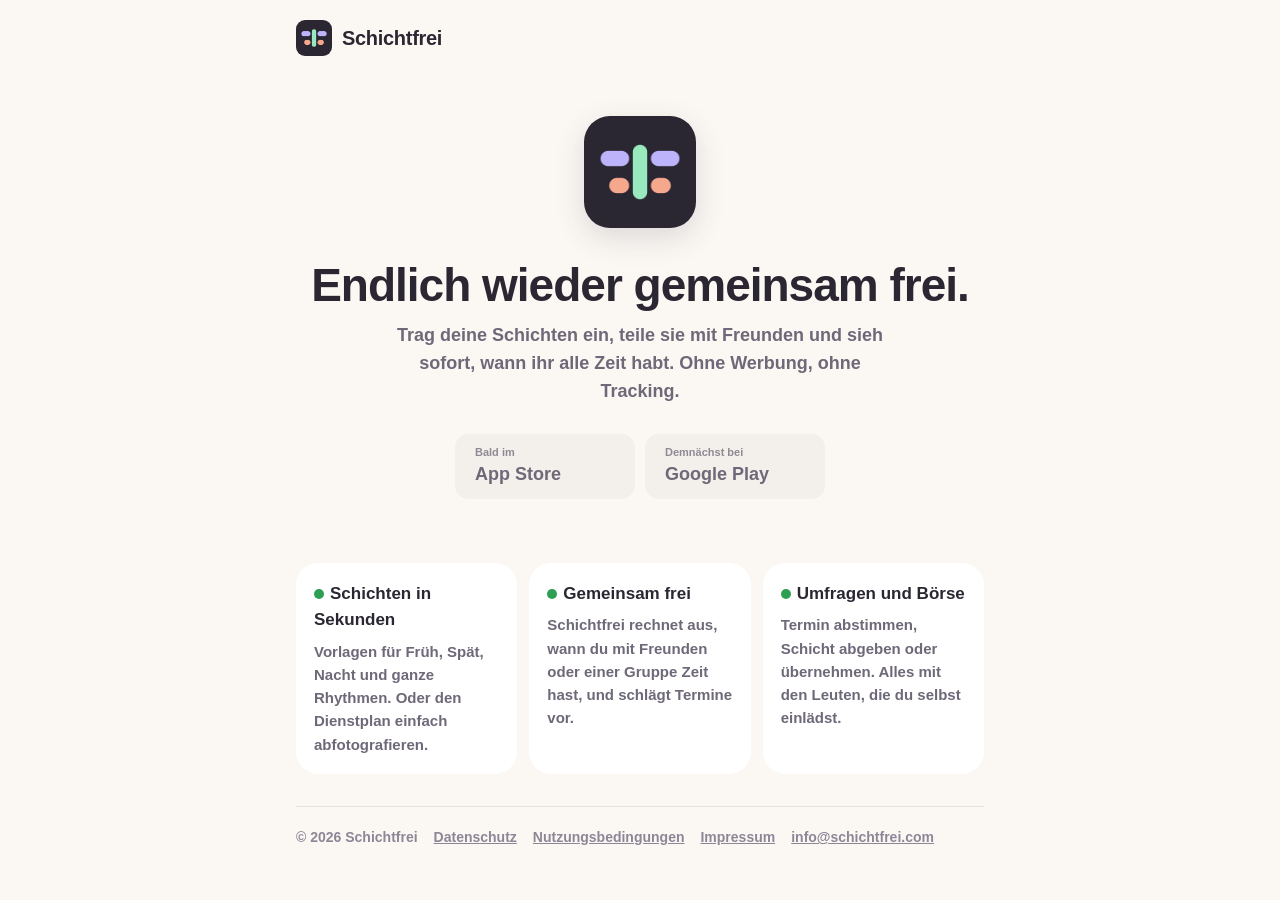
<file: index.html>
<!doctype html>
<html lang="de">
<head>
  <meta charset="utf-8">
  <meta name="viewport" content="width=device-width, initial-scale=1">
  <title>Schichtfrei – gemeinsame freie Zeit trotz Schichtdienst</title>
  <meta name="description" content="Schichtfrei zeigt dir auf einen Blick, wann du und deine Freunde trotz Schichtdienst gemeinsam frei habt.">
  <link rel="icon" href="icon.png">
  <link rel="apple-touch-icon" href="apple-touch-icon.png">
  <link rel="stylesheet" href="style.css">
</head>
<body>
  <div class="wrap">
    <header class="top">
      <a class="brand" href="./"><img src="icon.png" alt=""><span>Schichtfrei</span></a>
    </header>

    <main>
      <section class="hero">
        <img src="icon.png" alt="Schichtfrei App-Symbol">
        <h1>Endlich wieder gemeinsam frei.</h1>
        <p>Trag deine Schichten ein, teile sie mit Freunden und sieh sofort, wann ihr alle Zeit habt. Ohne Werbung, ohne Tracking.</p>
        <div class="stores">
          <!-- Replace href="#" with the App Store link once the app is live, and drop the "soon" class. -->
          <a class="store soon" href="#" aria-disabled="true"><small>Bald im</small><b>App Store</b></a>
          <span class="store soon"><small>Demnächst bei</small><b>Google Play</b></span>
        </div>
      </section>

      <section class="features">
        <div class="feature">
          <h3><span class="dot"></span>Schichten in Sekunden</h3>
          <p>Vorlagen für Früh, Spät, Nacht und ganze Rhythmen. Oder den Dienstplan einfach abfotografieren.</p>
        </div>
        <div class="feature">
          <h3><span class="dot"></span>Gemeinsam frei</h3>
          <p>Schichtfrei rechnet aus, wann du mit Freunden oder einer Gruppe Zeit hast, und schlägt Termine vor.</p>
        </div>
        <div class="feature">
          <h3><span class="dot"></span>Umfragen und Börse</h3>
          <p>Termin abstimmen, Schicht abgeben oder übernehmen. Alles mit den Leuten, die du selbst einlädst.</p>
        </div>
      </section>
    </main>

    <footer>
      <span>© 2026 Schichtfrei</span>
      <a href="datenschutz.html">Datenschutz</a>
      <a href="nutzungsbedingungen.html">Nutzungsbedingungen</a>
      <a href="impressum.html">Impressum</a>
      <a href="mailto:info@schichtfrei.com">info@schichtfrei.com</a>
    </footer>
  </div>
</body>
</html>
</file>
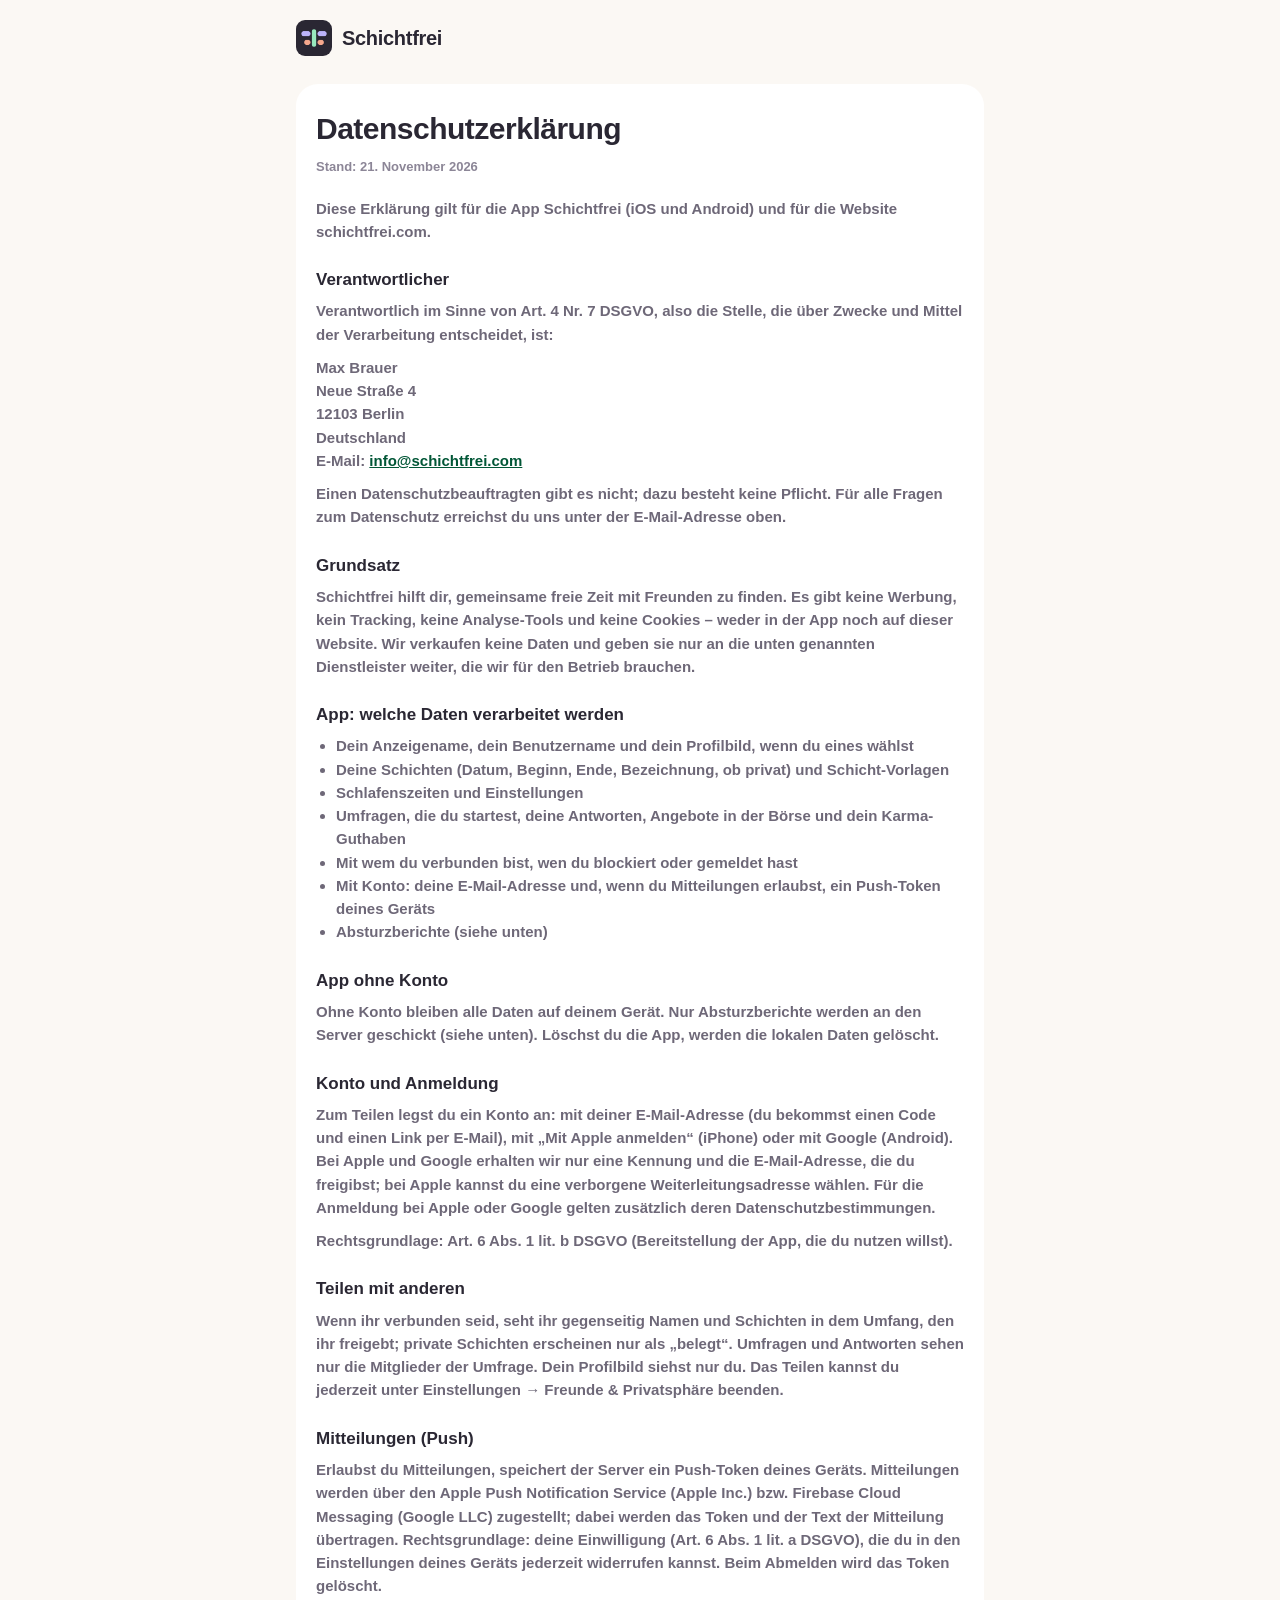
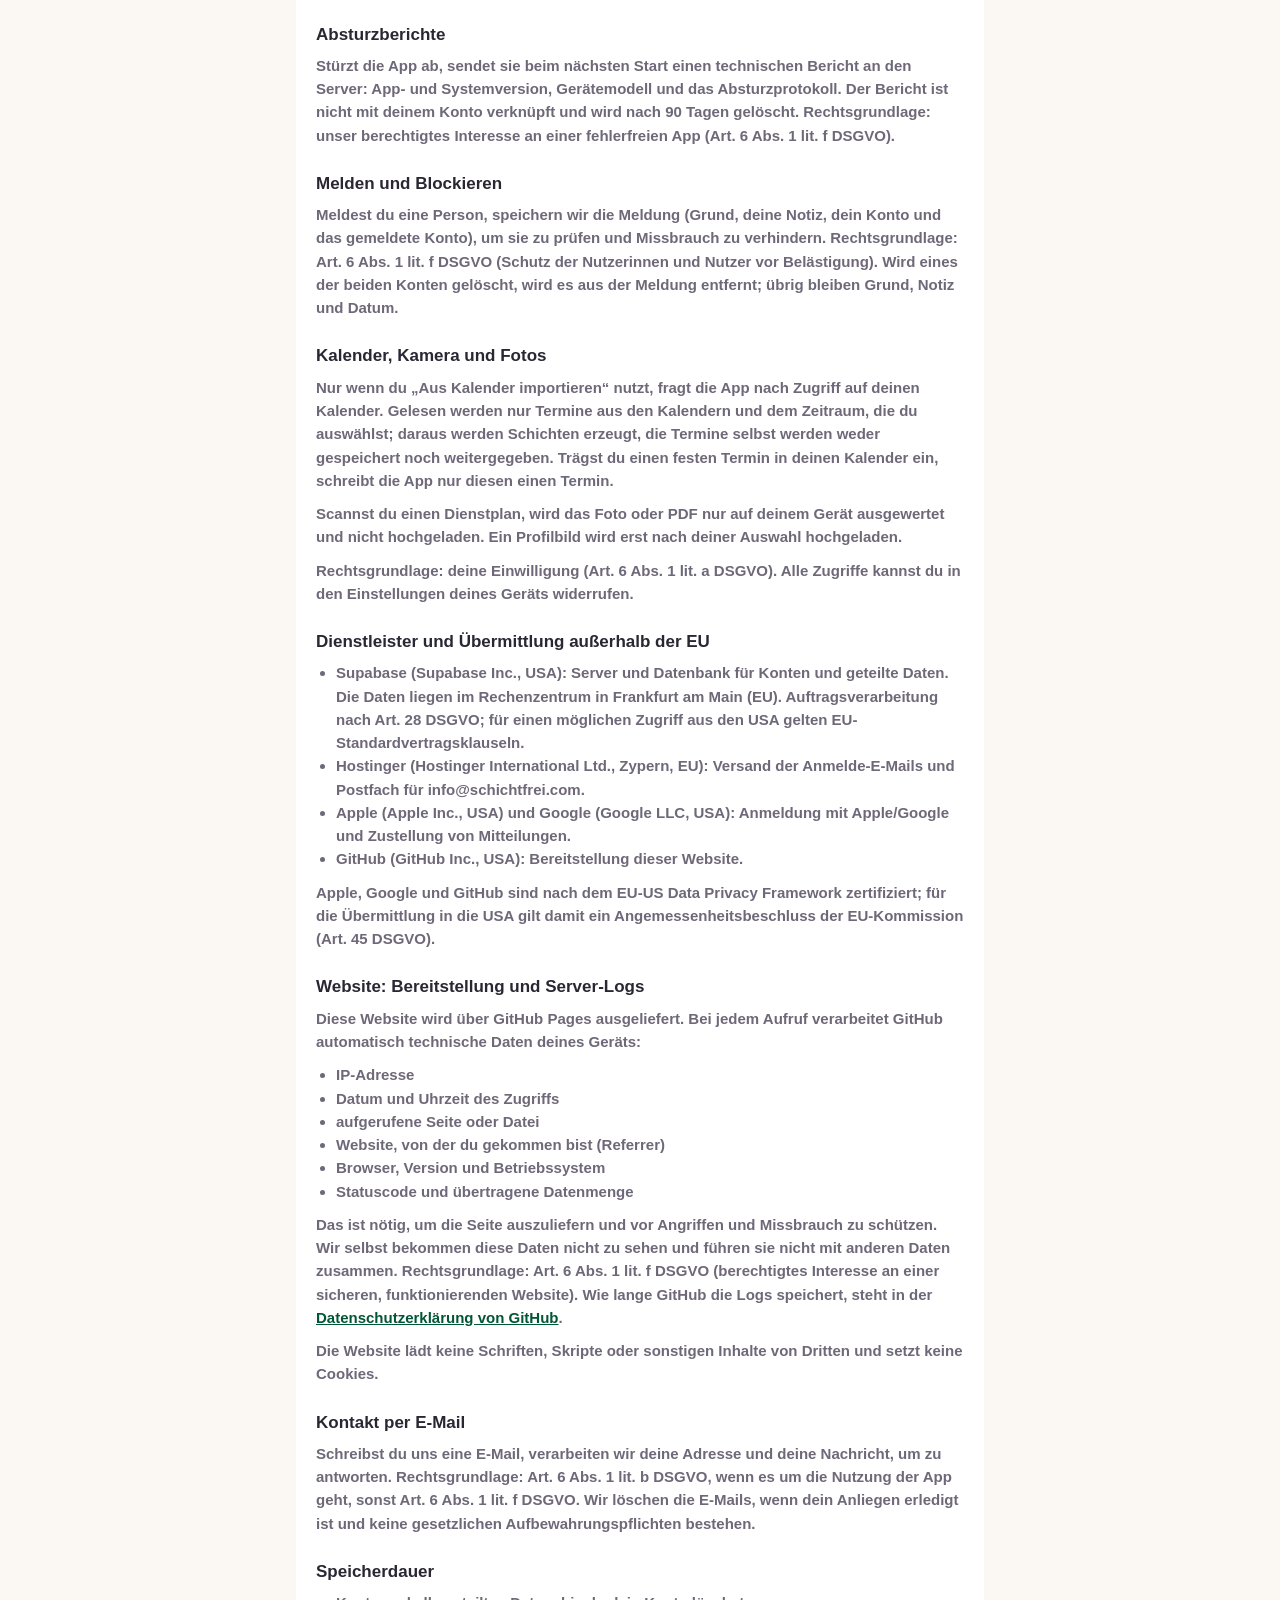
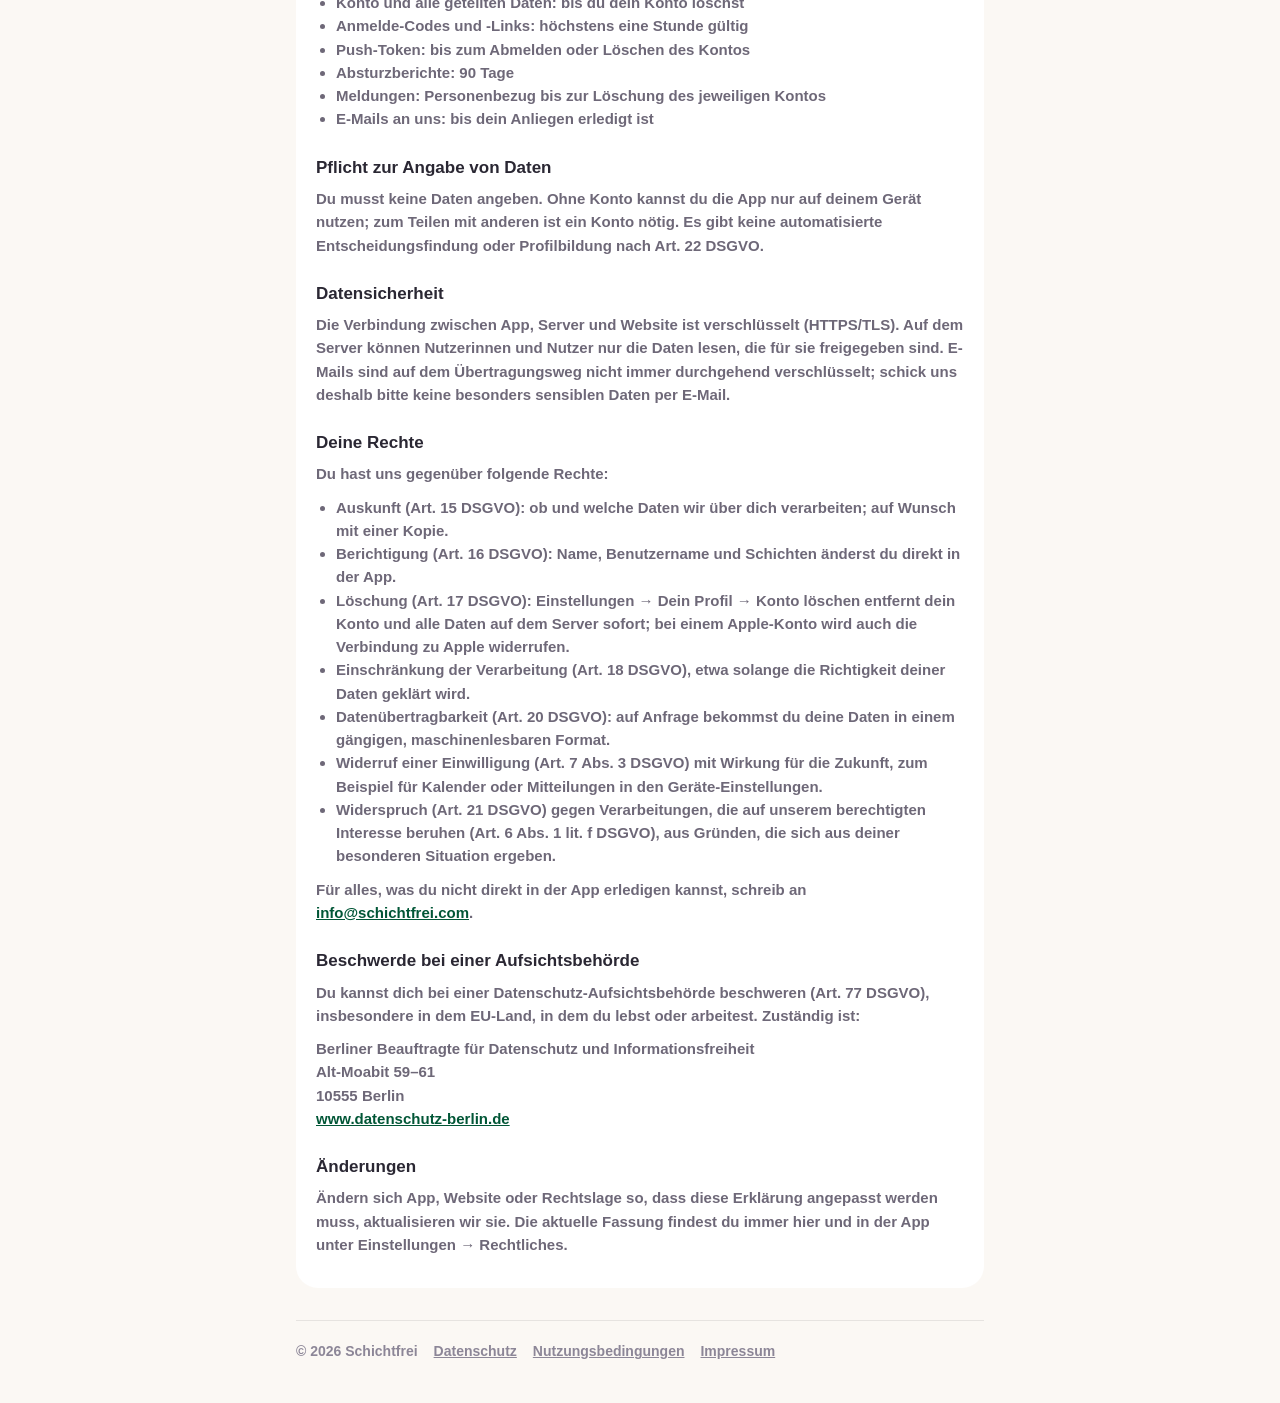
<file: datenschutz.html>
<!doctype html>
<html lang="de">
<head>
  <meta charset="utf-8">
  <meta name="viewport" content="width=device-width, initial-scale=1">
  <title>Datenschutz – Schichtfrei</title>
  <link rel="icon" href="icon.png">
  <link rel="apple-touch-icon" href="apple-touch-icon.png">
  <link rel="stylesheet" href="style.css">
</head>
<body>
  <div class="wrap">
    <header class="top">
      <a class="brand" href="./"><img src="icon.png" alt=""><span>Schichtfrei</span></a>
    </header>

    <main class="doc">
      <h1>Datenschutzerklärung</h1>
      <p class="updated">Stand: 21. November 2026</p>

      <p>Diese Erklärung gilt für die App Schichtfrei (iOS und Android) und für die Website schichtfrei.com.</p>

      <h2>Verantwortlicher</h2>
      <p>Verantwortlich im Sinne von Art. 4 Nr. 7 DSGVO, also die Stelle, die über Zwecke und Mittel der Verarbeitung entscheidet, ist:</p>
      <p>
        Max Brauer<br>
        Neue Straße 4<br>
        12103 Berlin<br>
        Deutschland<br>
        E-Mail: <a href="mailto:info@schichtfrei.com">info@schichtfrei.com</a>
      </p>
      <p>Einen Datenschutzbeauftragten gibt es nicht; dazu besteht keine Pflicht. Für alle Fragen zum Datenschutz erreichst du uns unter der E-Mail-Adresse oben.</p>

      <h2>Grundsatz</h2>
      <p>Schichtfrei hilft dir, gemeinsame freie Zeit mit Freunden zu finden. Es gibt keine Werbung, kein Tracking, keine Analyse-Tools und keine Cookies – weder in der App noch auf dieser Website. Wir verkaufen keine Daten und geben sie nur an die unten genannten Dienstleister weiter, die wir für den Betrieb brauchen.</p>

      <h2>App: welche Daten verarbeitet werden</h2>
      <ul>
        <li>Dein Anzeigename, dein Benutzername und dein Profilbild, wenn du eines wählst</li>
        <li>Deine Schichten (Datum, Beginn, Ende, Bezeichnung, ob privat) und Schicht-Vorlagen</li>
        <li>Schlafenszeiten und Einstellungen</li>
        <li>Umfragen, die du startest, deine Antworten, Angebote in der Börse und dein Karma-Guthaben</li>
        <li>Mit wem du verbunden bist, wen du blockiert oder gemeldet hast</li>
        <li>Mit Konto: deine E-Mail-Adresse und, wenn du Mitteilungen erlaubst, ein Push-Token deines Geräts</li>
        <li>Absturzberichte (siehe unten)</li>
      </ul>

      <h2>App ohne Konto</h2>
      <p>Ohne Konto bleiben alle Daten auf deinem Gerät. Nur Absturzberichte werden an den Server geschickt (siehe unten). Löschst du die App, werden die lokalen Daten gelöscht.</p>

      <h2>Konto und Anmeldung</h2>
      <p>Zum Teilen legst du ein Konto an: mit deiner E-Mail-Adresse (du bekommst einen Code und einen Link per E-Mail), mit „Mit Apple anmelden“ (iPhone) oder mit Google (Android). Bei Apple und Google erhalten wir nur eine Kennung und die E-Mail-Adresse, die du freigibst; bei Apple kannst du eine verborgene Weiterleitungsadresse wählen. Für die Anmeldung bei Apple oder Google gelten zusätzlich deren Datenschutzbestimmungen.</p>
      <p>Rechtsgrundlage: Art. 6 Abs. 1 lit. b DSGVO (Bereitstellung der App, die du nutzen willst).</p>

      <h2>Teilen mit anderen</h2>
      <p>Wenn ihr verbunden seid, seht ihr gegenseitig Namen und Schichten in dem Umfang, den ihr freigebt; private Schichten erscheinen nur als „belegt“. Umfragen und Antworten sehen nur die Mitglieder der Umfrage. Dein Profilbild siehst nur du. Das Teilen kannst du jederzeit unter Einstellungen → Freunde &amp; Privatsphäre beenden.</p>

      <h2>Mitteilungen (Push)</h2>
      <p>Erlaubst du Mitteilungen, speichert der Server ein Push-Token deines Geräts. Mitteilungen werden über den Apple Push Notification Service (Apple Inc.) bzw. Firebase Cloud Messaging (Google LLC) zugestellt; dabei werden das Token und der Text der Mitteilung übertragen. Rechtsgrundlage: deine Einwilligung (Art. 6 Abs. 1 lit. a DSGVO), die du in den Einstellungen deines Geräts jederzeit widerrufen kannst. Beim Abmelden wird das Token gelöscht.</p>

      <h2>Absturzberichte</h2>
      <p>Stürzt die App ab, sendet sie beim nächsten Start einen technischen Bericht an den Server: App- und Systemversion, Gerätemodell und das Absturzprotokoll. Der Bericht ist nicht mit deinem Konto verknüpft und wird nach 90 Tagen gelöscht. Rechtsgrundlage: unser berechtigtes Interesse an einer fehlerfreien App (Art. 6 Abs. 1 lit. f DSGVO).</p>

      <h2>Melden und Blockieren</h2>
      <p>Meldest du eine Person, speichern wir die Meldung (Grund, deine Notiz, dein Konto und das gemeldete Konto), um sie zu prüfen und Missbrauch zu verhindern. Rechtsgrundlage: Art. 6 Abs. 1 lit. f DSGVO (Schutz der Nutzerinnen und Nutzer vor Belästigung). Wird eines der beiden Konten gelöscht, wird es aus der Meldung entfernt; übrig bleiben Grund, Notiz und Datum.</p>

      <h2>Kalender, Kamera und Fotos</h2>
      <p>Nur wenn du „Aus Kalender importieren“ nutzt, fragt die App nach Zugriff auf deinen Kalender. Gelesen werden nur Termine aus den Kalendern und dem Zeitraum, die du auswählst; daraus werden Schichten erzeugt, die Termine selbst werden weder gespeichert noch weitergegeben. Trägst du einen festen Termin in deinen Kalender ein, schreibt die App nur diesen einen Termin.</p>
      <p>Scannst du einen Dienstplan, wird das Foto oder PDF nur auf deinem Gerät ausgewertet und nicht hochgeladen. Ein Profilbild wird erst nach deiner Auswahl hochgeladen.</p>
      <p>Rechtsgrundlage: deine Einwilligung (Art. 6 Abs. 1 lit. a DSGVO). Alle Zugriffe kannst du in den Einstellungen deines Geräts widerrufen.</p>

      <h2>Dienstleister und Übermittlung außerhalb der EU</h2>
      <ul>
        <li><b>Supabase</b> (Supabase Inc., USA): Server und Datenbank für Konten und geteilte Daten. Die Daten liegen im Rechenzentrum in Frankfurt am Main (EU). Auftragsverarbeitung nach Art. 28 DSGVO; für einen möglichen Zugriff aus den USA gelten EU-Standardvertragsklauseln.</li>
        <li><b>Hostinger</b> (Hostinger International Ltd., Zypern, EU): Versand der Anmelde-E-Mails und Postfach für info@schichtfrei.com.</li>
        <li><b>Apple</b> (Apple Inc., USA) und <b>Google</b> (Google LLC, USA): Anmeldung mit Apple/Google und Zustellung von Mitteilungen.</li>
        <li><b>GitHub</b> (GitHub Inc., USA): Bereitstellung dieser Website.</li>
      </ul>
      <p>Apple, Google und GitHub sind nach dem EU-US Data Privacy Framework zertifiziert; für die Übermittlung in die USA gilt damit ein Angemessenheitsbeschluss der EU-Kommission (Art. 45 DSGVO).</p>

      <h2>Website: Bereitstellung und Server-Logs</h2>
      <p>Diese Website wird über GitHub Pages ausgeliefert. Bei jedem Aufruf verarbeitet GitHub automatisch technische Daten deines Geräts:</p>
      <ul>
        <li>IP-Adresse</li>
        <li>Datum und Uhrzeit des Zugriffs</li>
        <li>aufgerufene Seite oder Datei</li>
        <li>Website, von der du gekommen bist (Referrer)</li>
        <li>Browser, Version und Betriebssystem</li>
        <li>Statuscode und übertragene Datenmenge</li>
      </ul>
      <p>Das ist nötig, um die Seite auszuliefern und vor Angriffen und Missbrauch zu schützen. Wir selbst bekommen diese Daten nicht zu sehen und führen sie nicht mit anderen Daten zusammen. Rechtsgrundlage: Art. 6 Abs. 1 lit. f DSGVO (berechtigtes Interesse an einer sicheren, funktionierenden Website). Wie lange GitHub die Logs speichert, steht in der <a href="https://docs.github.com/site-policy/privacy-policies/github-general-privacy-statement" rel="noopener">Datenschutzerklärung von GitHub</a>.</p>
      <p>Die Website lädt keine Schriften, Skripte oder sonstigen Inhalte von Dritten und setzt keine Cookies.</p>

      <h2>Kontakt per E-Mail</h2>
      <p>Schreibst du uns eine E-Mail, verarbeiten wir deine Adresse und deine Nachricht, um zu antworten. Rechtsgrundlage: Art. 6 Abs. 1 lit. b DSGVO, wenn es um die Nutzung der App geht, sonst Art. 6 Abs. 1 lit. f DSGVO. Wir löschen die E-Mails, wenn dein Anliegen erledigt ist und keine gesetzlichen Aufbewahrungspflichten bestehen.</p>

      <h2>Speicherdauer</h2>
      <ul>
        <li>Konto und alle geteilten Daten: bis du dein Konto löschst</li>
        <li>Anmelde-Codes und -Links: höchstens eine Stunde gültig</li>
        <li>Push-Token: bis zum Abmelden oder Löschen des Kontos</li>
        <li>Absturzberichte: 90 Tage</li>
        <li>Meldungen: Personenbezug bis zur Löschung des jeweiligen Kontos</li>
        <li>E-Mails an uns: bis dein Anliegen erledigt ist</li>
      </ul>

      <h2>Pflicht zur Angabe von Daten</h2>
      <p>Du musst keine Daten angeben. Ohne Konto kannst du die App nur auf deinem Gerät nutzen; zum Teilen mit anderen ist ein Konto nötig. Es gibt keine automatisierte Entscheidungsfindung oder Profilbildung nach Art. 22 DSGVO.</p>

      <h2>Datensicherheit</h2>
      <p>Die Verbindung zwischen App, Server und Website ist verschlüsselt (HTTPS/TLS). Auf dem Server können Nutzerinnen und Nutzer nur die Daten lesen, die für sie freigegeben sind. E-Mails sind auf dem Übertragungsweg nicht immer durchgehend verschlüsselt; schick uns deshalb bitte keine besonders sensiblen Daten per E-Mail.</p>

      <h2>Deine Rechte</h2>
      <p>Du hast uns gegenüber folgende Rechte:</p>
      <ul>
        <li><b>Auskunft</b> (Art. 15 DSGVO): ob und welche Daten wir über dich verarbeiten; auf Wunsch mit einer Kopie.</li>
        <li><b>Berichtigung</b> (Art. 16 DSGVO): Name, Benutzername und Schichten änderst du direkt in der App.</li>
        <li><b>Löschung</b> (Art. 17 DSGVO): Einstellungen → Dein Profil → Konto löschen entfernt dein Konto und alle Daten auf dem Server sofort; bei einem Apple-Konto wird auch die Verbindung zu Apple widerrufen.</li>
        <li><b>Einschränkung der Verarbeitung</b> (Art. 18 DSGVO), etwa solange die Richtigkeit deiner Daten geklärt wird.</li>
        <li><b>Datenübertragbarkeit</b> (Art. 20 DSGVO): auf Anfrage bekommst du deine Daten in einem gängigen, maschinenlesbaren Format.</li>
        <li><b>Widerruf einer Einwilligung</b> (Art. 7 Abs. 3 DSGVO) mit Wirkung für die Zukunft, zum Beispiel für Kalender oder Mitteilungen in den Geräte-Einstellungen.</li>
        <li><b>Widerspruch</b> (Art. 21 DSGVO) gegen Verarbeitungen, die auf unserem berechtigten Interesse beruhen (Art. 6 Abs. 1 lit. f DSGVO), aus Gründen, die sich aus deiner besonderen Situation ergeben.</li>
      </ul>
      <p>Für alles, was du nicht direkt in der App erledigen kannst, schreib an <a href="mailto:info@schichtfrei.com">info@schichtfrei.com</a>.</p>

      <h2>Beschwerde bei einer Aufsichtsbehörde</h2>
      <p>Du kannst dich bei einer Datenschutz-Aufsichtsbehörde beschweren (Art. 77 DSGVO), insbesondere in dem EU-Land, in dem du lebst oder arbeitest. Zuständig ist:</p>
      <p>Berliner Beauftragte für Datenschutz und Informationsfreiheit<br>
        Alt-Moabit 59–61<br>
        10555 Berlin<br>
        <a href="https://www.datenschutz-berlin.de" rel="noopener">www.datenschutz-berlin.de</a></p>

      <h2>Änderungen</h2>
      <p>Ändern sich App, Website oder Rechtslage so, dass diese Erklärung angepasst werden muss, aktualisieren wir sie. Die aktuelle Fassung findest du immer hier und in der App unter Einstellungen → Rechtliches.</p>
    </main>

    <footer>
      <span>© 2026 Schichtfrei</span>
      <a href="datenschutz.html">Datenschutz</a>
      <a href="nutzungsbedingungen.html">Nutzungsbedingungen</a>
      <a href="impressum.html">Impressum</a>
    </footer>
  </div>
</body>
</html>
</file>
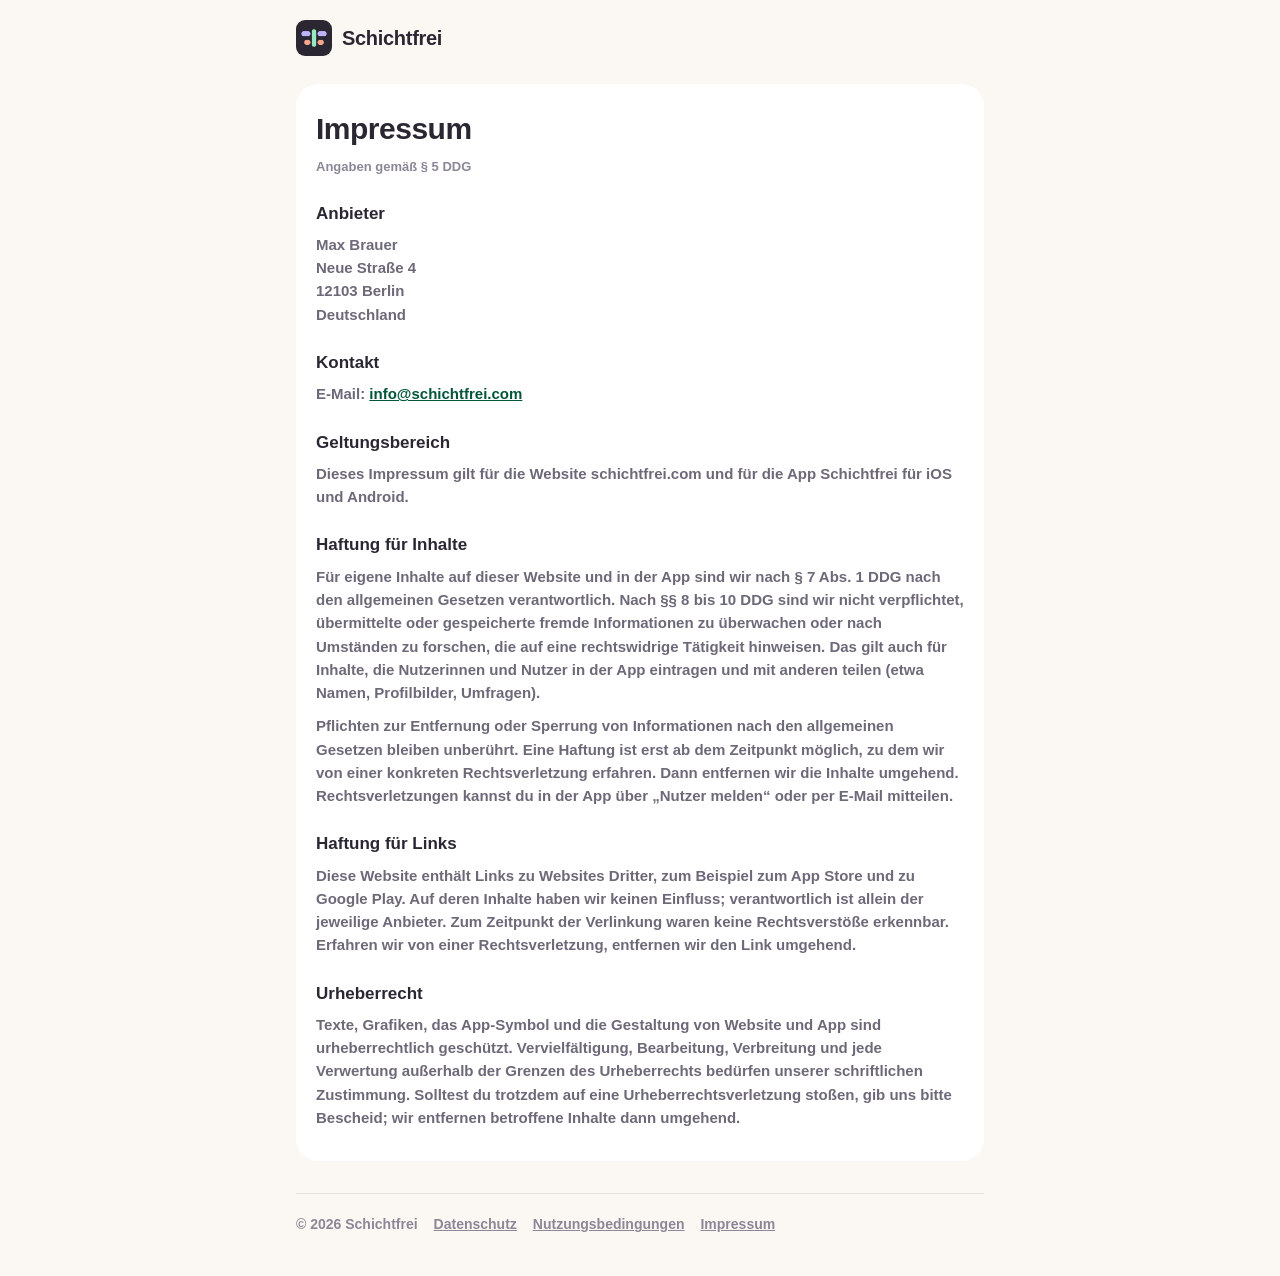
<file: impressum.html>
<!doctype html>
<html lang="de">
<head>
  <meta charset="utf-8">
  <meta name="viewport" content="width=device-width, initial-scale=1">
  <title>Impressum – Schichtfrei</title>
  <link rel="icon" href="icon.png">
  <link rel="apple-touch-icon" href="apple-touch-icon.png">
  <link rel="stylesheet" href="style.css">
</head>
<body>
  <div class="wrap">
    <header class="top">
      <a class="brand" href="./"><img src="icon.png" alt=""><span>Schichtfrei</span></a>
    </header>

    <main class="doc">
      <h1>Impressum</h1>
      <p class="updated">Angaben gemäß § 5 DDG</p>

      <h2>Anbieter</h2>
      <p>
        Max Brauer<br>
        Neue Straße 4<br>
        12103 Berlin<br>
        Deutschland
      </p>

      <h2>Kontakt</h2>
      <p>
        E-Mail: <a href="mailto:info@schichtfrei.com">info@schichtfrei.com</a>
      </p>

      <h2>Geltungsbereich</h2>
      <p>Dieses Impressum gilt für die Website schichtfrei.com und für die App Schichtfrei für iOS und Android.</p>

      <h2>Haftung für Inhalte</h2>
      <p>Für eigene Inhalte auf dieser Website und in der App sind wir nach § 7 Abs. 1 DDG nach den allgemeinen Gesetzen verantwortlich. Nach §§ 8 bis 10 DDG sind wir nicht verpflichtet, übermittelte oder gespeicherte fremde Informationen zu überwachen oder nach Umständen zu forschen, die auf eine rechtswidrige Tätigkeit hinweisen. Das gilt auch für Inhalte, die Nutzerinnen und Nutzer in der App eintragen und mit anderen teilen (etwa Namen, Profilbilder, Umfragen).</p>
      <p>Pflichten zur Entfernung oder Sperrung von Informationen nach den allgemeinen Gesetzen bleiben unberührt. Eine Haftung ist erst ab dem Zeitpunkt möglich, zu dem wir von einer konkreten Rechtsverletzung erfahren. Dann entfernen wir die Inhalte umgehend. Rechtsverletzungen kannst du in der App über „Nutzer melden“ oder per E-Mail mitteilen.</p>

      <h2>Haftung für Links</h2>
      <p>Diese Website enthält Links zu Websites Dritter, zum Beispiel zum App Store und zu Google Play. Auf deren Inhalte haben wir keinen Einfluss; verantwortlich ist allein der jeweilige Anbieter. Zum Zeitpunkt der Verlinkung waren keine Rechtsverstöße erkennbar. Erfahren wir von einer Rechtsverletzung, entfernen wir den Link umgehend.</p>

      <h2>Urheberrecht</h2>
      <p>Texte, Grafiken, das App-Symbol und die Gestaltung von Website und App sind urheberrechtlich geschützt. Vervielfältigung, Bearbeitung, Verbreitung und jede Verwertung außerhalb der Grenzen des Urheberrechts bedürfen unserer schriftlichen Zustimmung. Solltest du trotzdem auf eine Urheberrechtsverletzung stoßen, gib uns bitte Bescheid; wir entfernen betroffene Inhalte dann umgehend.</p>
    </main>

    <footer>
      <span>© 2026 Schichtfrei</span>
      <a href="datenschutz.html">Datenschutz</a>
      <a href="nutzungsbedingungen.html">Nutzungsbedingungen</a>
      <a href="impressum.html">Impressum</a>
    </footer>
  </div>
</body>
</html>
</file>
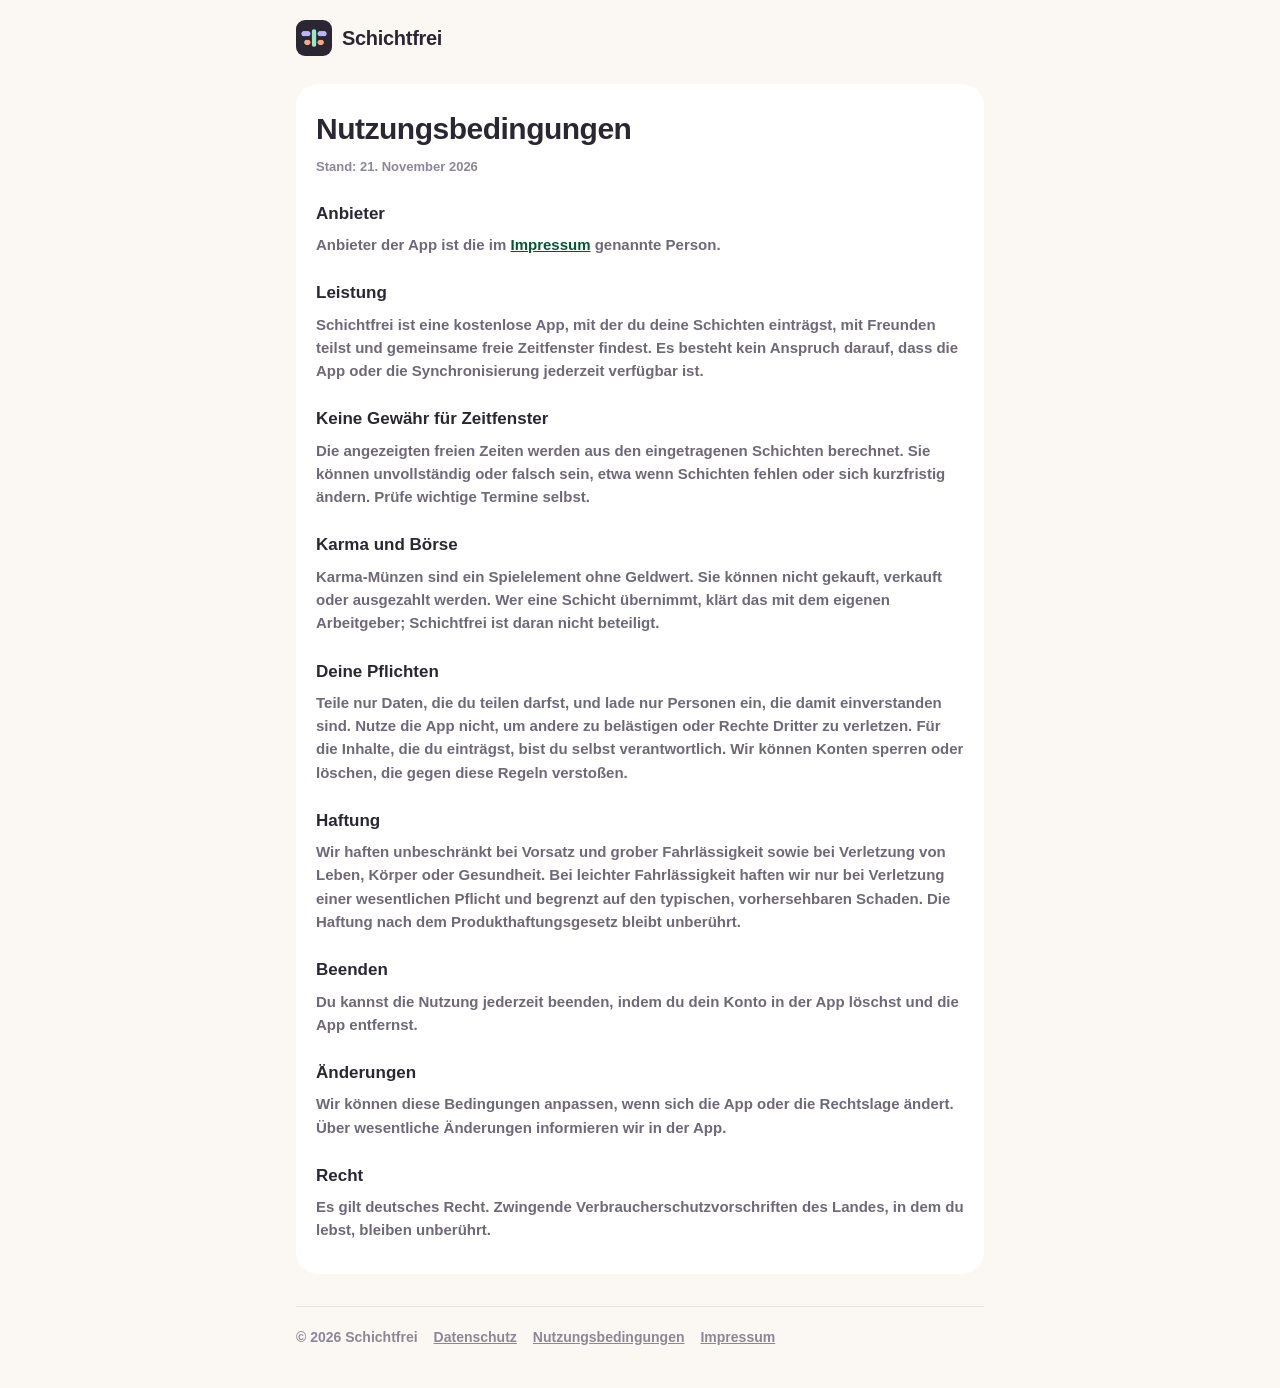
<file: nutzungsbedingungen.html>
<!doctype html>
<html lang="de">
<head>
  <meta charset="utf-8">
  <meta name="viewport" content="width=device-width, initial-scale=1">
  <title>Nutzungsbedingungen – Schichtfrei</title>
  <link rel="icon" href="icon.png">
  <link rel="apple-touch-icon" href="apple-touch-icon.png">
  <link rel="stylesheet" href="style.css">
</head>
<body>
  <div class="wrap">
    <header class="top">
      <a class="brand" href="./"><img src="icon.png" alt=""><span>Schichtfrei</span></a>
    </header>

    <main class="doc">
      <h1>Nutzungsbedingungen</h1>
      <p class="updated">Stand: 21. November 2026</p>

      <h2>Anbieter</h2>
      <p>Anbieter der App ist die im <a href="impressum.html">Impressum</a> genannte Person.</p>

      <h2>Leistung</h2>
      <p>Schichtfrei ist eine kostenlose App, mit der du deine Schichten einträgst, mit Freunden teilst und gemeinsame freie Zeitfenster findest. Es besteht kein Anspruch darauf, dass die App oder die Synchronisierung jederzeit verfügbar ist.</p>

      <h2>Keine Gewähr für Zeitfenster</h2>
      <p>Die angezeigten freien Zeiten werden aus den eingetragenen Schichten berechnet. Sie können unvollständig oder falsch sein, etwa wenn Schichten fehlen oder sich kurzfristig ändern. Prüfe wichtige Termine selbst.</p>

      <h2>Karma und Börse</h2>
      <p>Karma-Münzen sind ein Spielelement ohne Geldwert. Sie können nicht gekauft, verkauft oder ausgezahlt werden. Wer eine Schicht übernimmt, klärt das mit dem eigenen Arbeitgeber; Schichtfrei ist daran nicht beteiligt.</p>

      <h2>Deine Pflichten</h2>
      <p>Teile nur Daten, die du teilen darfst, und lade nur Personen ein, die damit einverstanden sind. Nutze die App nicht, um andere zu belästigen oder Rechte Dritter zu verletzen. Für die Inhalte, die du einträgst, bist du selbst verantwortlich. Wir können Konten sperren oder löschen, die gegen diese Regeln verstoßen.</p>

      <h2>Haftung</h2>
      <p>Wir haften unbeschränkt bei Vorsatz und grober Fahrlässigkeit sowie bei Verletzung von Leben, Körper oder Gesundheit. Bei leichter Fahrlässigkeit haften wir nur bei Verletzung einer wesentlichen Pflicht und begrenzt auf den typischen, vorhersehbaren Schaden. Die Haftung nach dem Produkthaftungsgesetz bleibt unberührt.</p>

      <h2>Beenden</h2>
      <p>Du kannst die Nutzung jederzeit beenden, indem du dein Konto in der App löschst und die App entfernst.</p>

      <h2>Änderungen</h2>
      <p>Wir können diese Bedingungen anpassen, wenn sich die App oder die Rechtslage ändert. Über wesentliche Änderungen informieren wir in der App.</p>

      <h2>Recht</h2>
      <p>Es gilt deutsches Recht. Zwingende Verbraucherschutzvorschriften des Landes, in dem du lebst, bleiben unberührt.</p>
    </main>

    <footer>
      <span>© 2026 Schichtfrei</span>
      <a href="datenschutz.html">Datenschutz</a>
      <a href="nutzungsbedingungen.html">Nutzungsbedingungen</a>
      <a href="impressum.html">Impressum</a>
    </footer>
  </div>
</body>
</html>
</file>
<file: style.css>
:root {
  --bg: #fbf8f4;
  --card: #ffffff;
  --ink: #2a2733;
  --secondary: #6e6878;
  --muted: #8c8697;
  --line: rgba(42, 39, 51, 0.1);
  --fill: #f3efea;
  --free: oklch(0.95 0.045 160);
  --free-ink: oklch(0.4 0.09 160);
  --action: oklch(0.62 0.15 150);
}

* { box-sizing: border-box; }

html { -webkit-text-size-adjust: 100%; }

body {
  margin: 0;
  background: var(--bg);
  color: var(--ink);
  font-family: "Nunito", -apple-system, BlinkMacSystemFont, "Segoe UI", sans-serif;
  font-weight: 600;
  line-height: 1.55;
}

a { color: var(--free-ink); }

.wrap { max-width: 720px; margin: 0 auto; padding: 0 16px; }

header.top {
  display: flex; align-items: center; justify-content: space-between; gap: 12px;
  padding: 20px 0;
}
.brand { display: flex; align-items: center; gap: 10px; text-decoration: none; color: var(--ink); }
.brand img { width: 36px; height: 36px; border-radius: 9px; }
.brand span { font-weight: 900; font-size: 20px; letter-spacing: -0.3px; }

.hero { text-align: center; padding: 40px 0 24px; }
.hero img { width: 112px; height: 112px; border-radius: 26px; box-shadow: 0 10px 30px rgba(42, 39, 51, 0.15); }
.hero h1 { font-size: clamp(32px, 7vw, 46px); font-weight: 900; letter-spacing: -1px; line-height: 1.1; margin: 24px 0 12px; }
.hero p { font-size: 18px; color: var(--secondary); margin: 0 auto; max-width: 520px; }

.stores { display: flex; gap: 10px; justify-content: center; flex-wrap: wrap; margin: 28px 0 8px; }
.store {
  display: inline-flex; flex-direction: column; align-items: flex-start;
  background: var(--ink); color: #fff; text-decoration: none;
  padding: 10px 20px; border-radius: 14px; min-width: 180px;
}
.store small { font-size: 11px; font-weight: 700; opacity: 0.75; }
.store b { font-size: 18px; font-weight: 900; }
.store.soon { background: var(--fill); color: var(--secondary); }

.features { display: grid; grid-template-columns: repeat(auto-fit, minmax(200px, 1fr)); gap: 12px; margin: 32px 0; }
.feature { background: var(--card); border-radius: 22px; padding: 18px; }
.feature h3 { margin: 0 0 6px; font-size: 17px; font-weight: 900; }
.feature p { margin: 0; color: var(--secondary); font-size: 15px; }
.feature .dot { display: inline-block; width: 10px; height: 10px; border-radius: 50%; background: var(--action); margin-right: 6px; }

.doc { background: var(--card); border-radius: 22px; padding: 22px 20px; margin: 8px 0 32px; }
.doc h1 { font-size: 30px; font-weight: 900; letter-spacing: -0.5px; margin: 0 0 4px; }
.doc .updated { color: var(--muted); font-size: 13px; font-weight: 700; margin: 0 0 20px; }
.doc h2 { font-size: 17px; font-weight: 900; margin: 24px 0 6px; }
.doc p, .doc li { color: var(--secondary); font-size: 15px; }
.doc p { margin: 0 0 10px; }
.doc ul { margin: 0 0 10px; padding-left: 20px; }
.placeholder { background: #fff3c4; color: #6b5200; border-radius: 4px; padding: 0 3px; }

footer {
  border-top: 1px solid var(--line); padding: 20px 0 40px; margin-top: 16px;
  display: flex; gap: 16px; flex-wrap: wrap; font-size: 14px; color: var(--muted);
}
footer a { color: var(--muted); }

@media (max-width: 480px) {
  header.top { flex-direction: column; align-items: flex-start; }
  .doc h1 { font-size: 26px; overflow-wrap: anywhere; }
}

@media (prefers-color-scheme: dark) {
  :root {
    --bg: #17151c; --card: #221f29; --ink: #f2eff6; --secondary: #bdb6c8; --muted: #8f889b;
    --line: rgba(242, 239, 246, 0.12); --fill: #2c2833; --free-ink: oklch(0.8 0.1 160);
  }
  .store { background: var(--ink); color: #17151c; }
  .store.soon { background: var(--fill); color: var(--secondary); }
}
</file>
